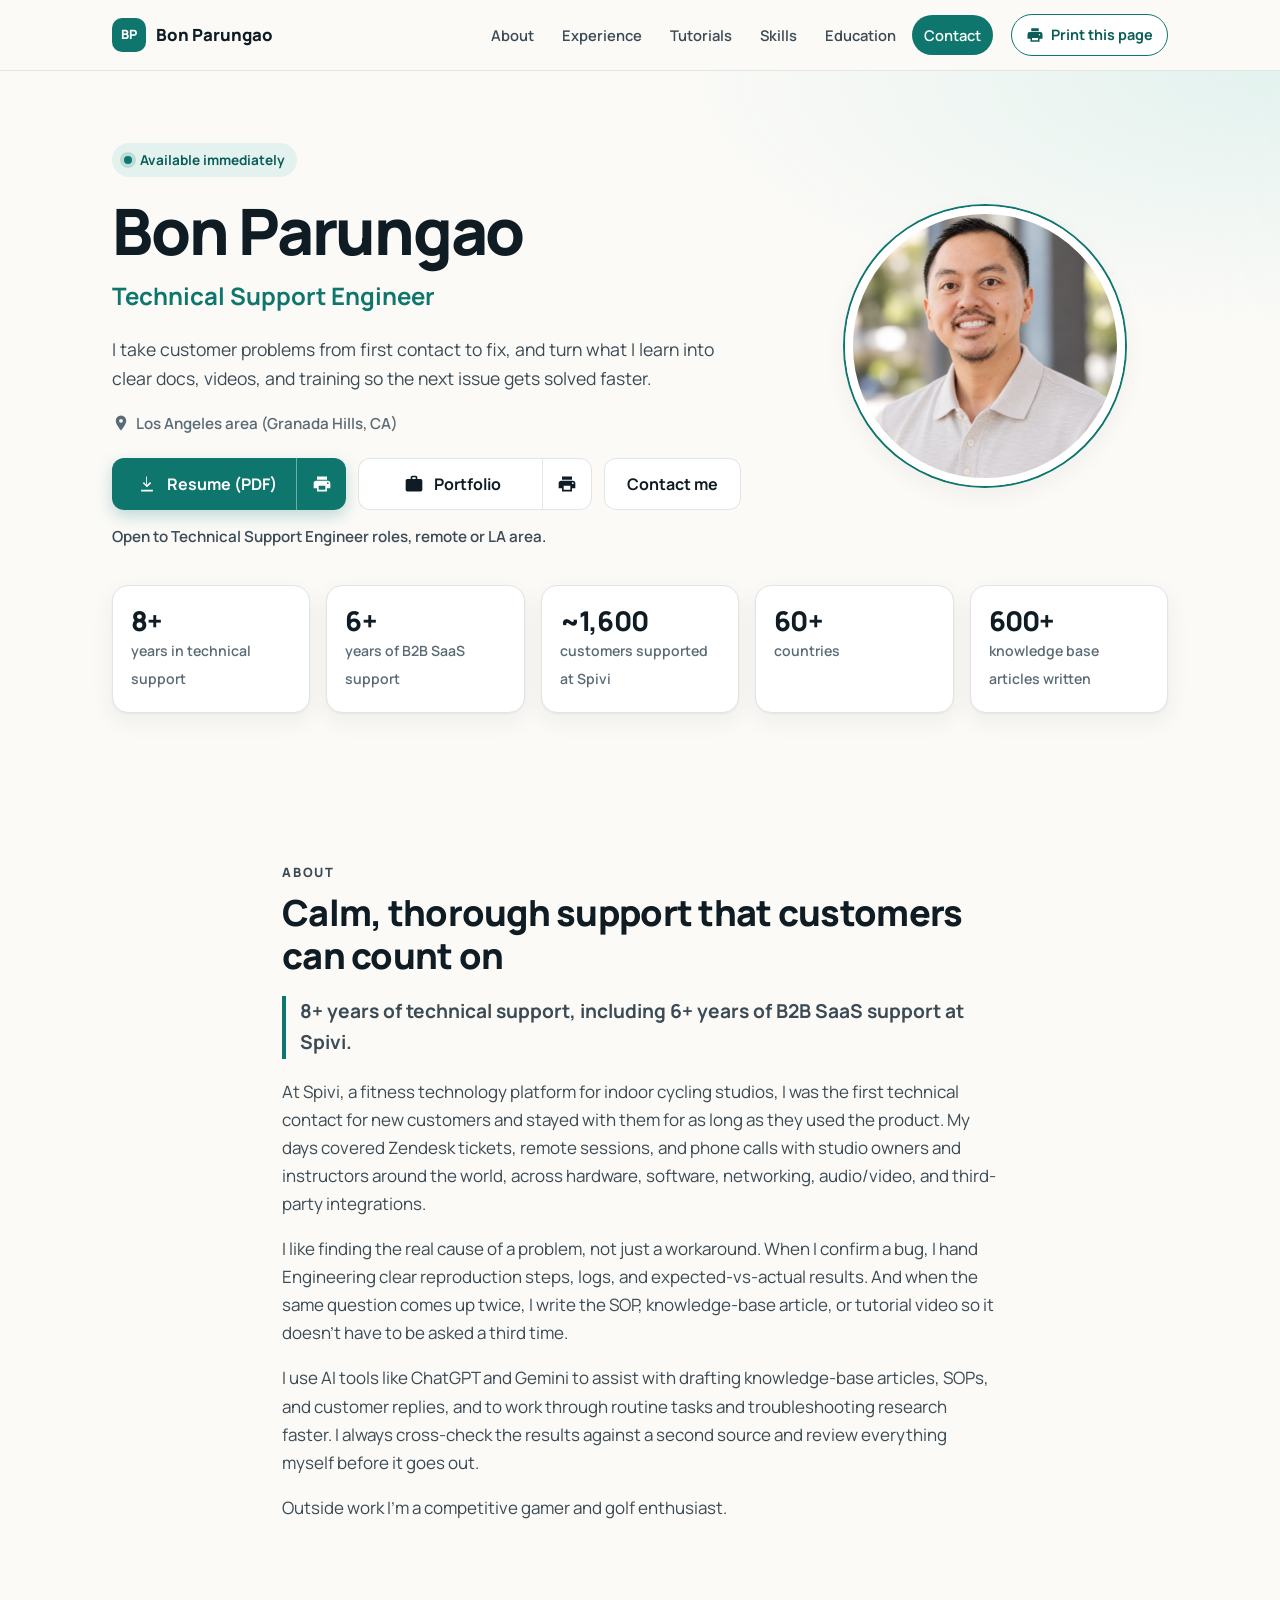
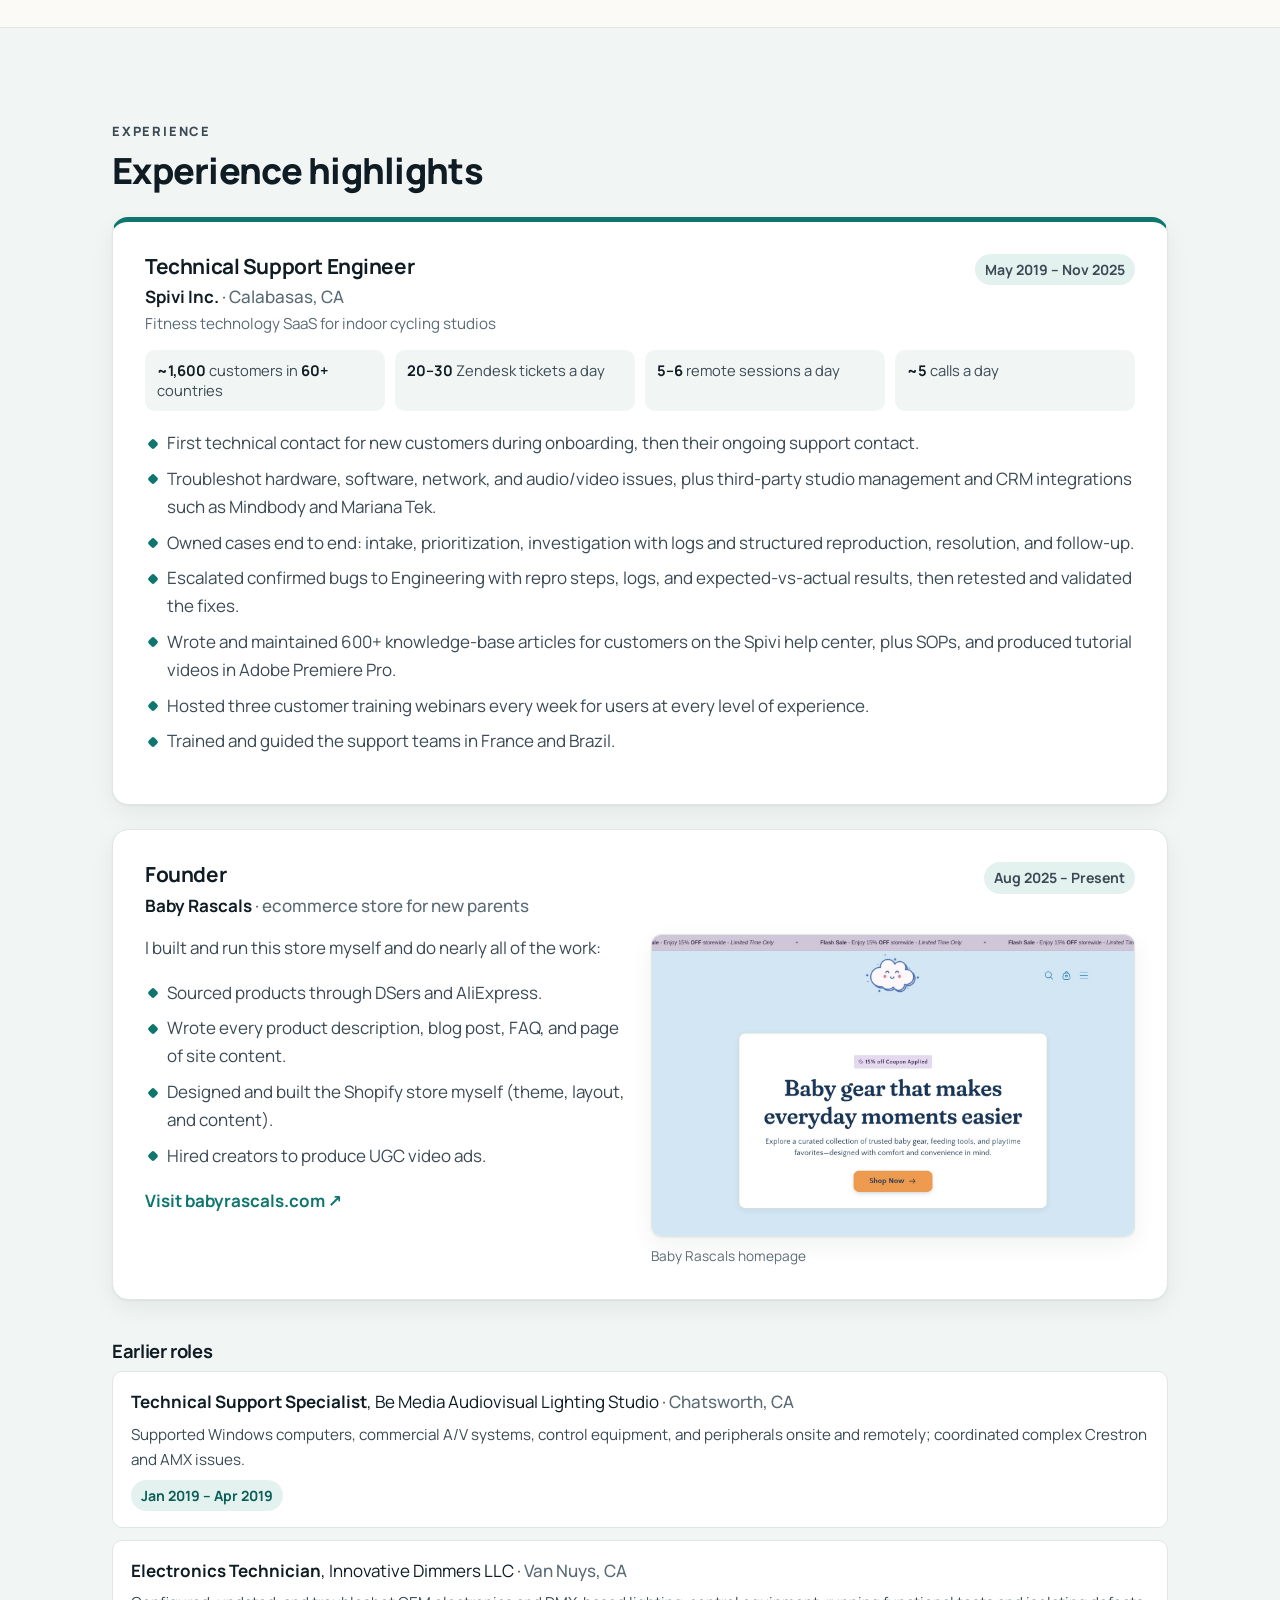
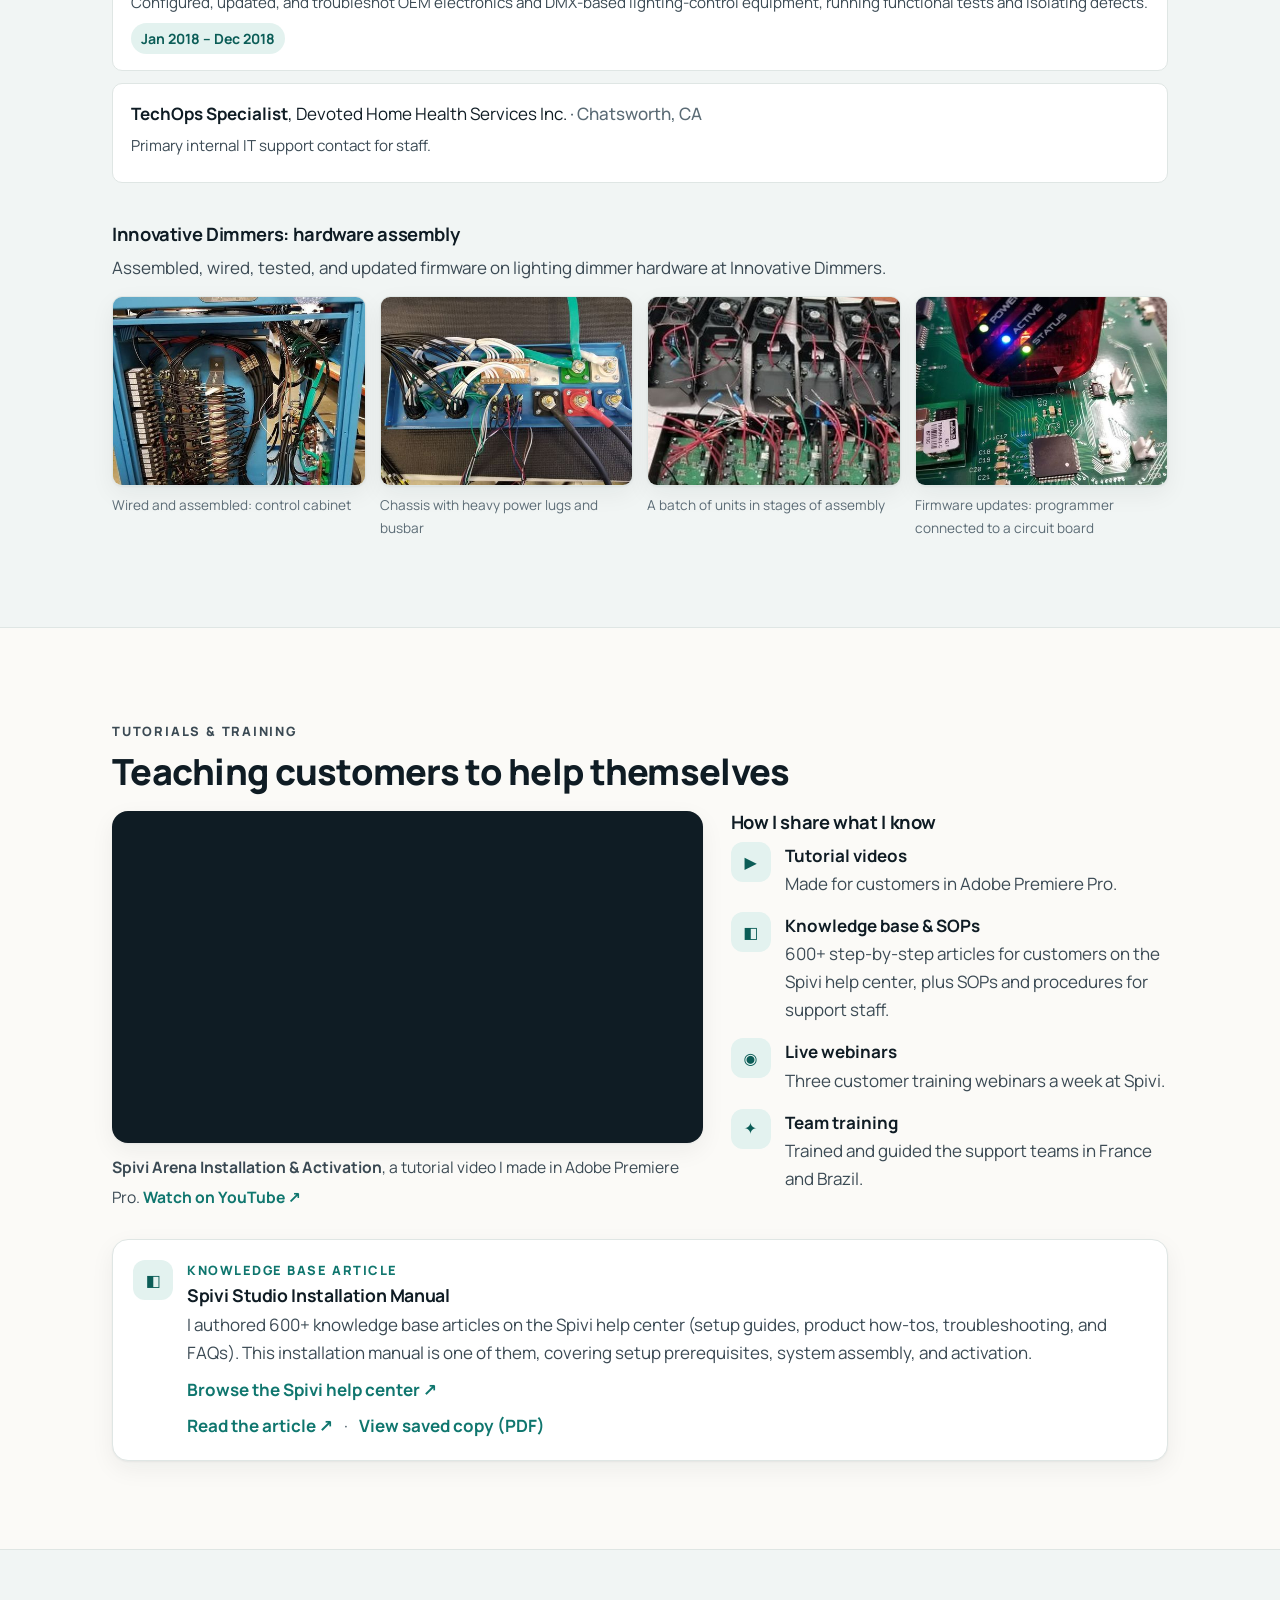
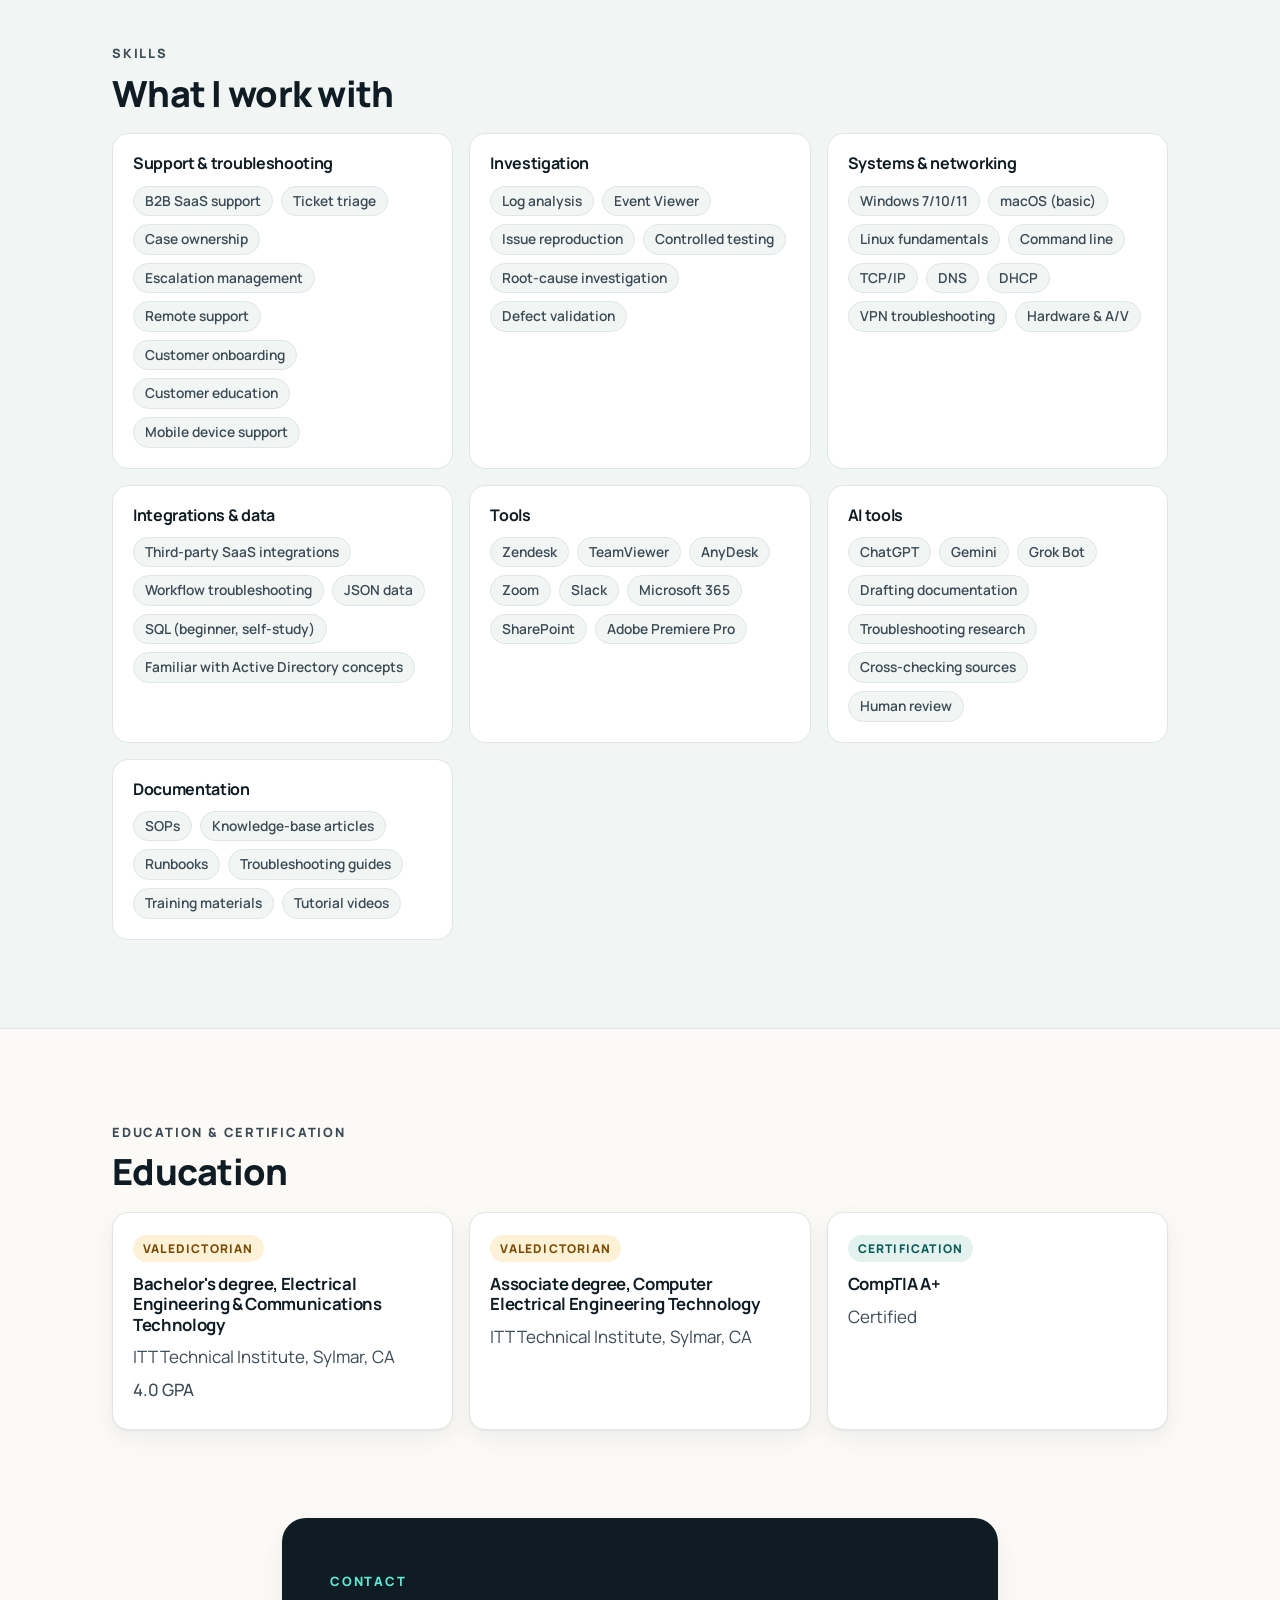
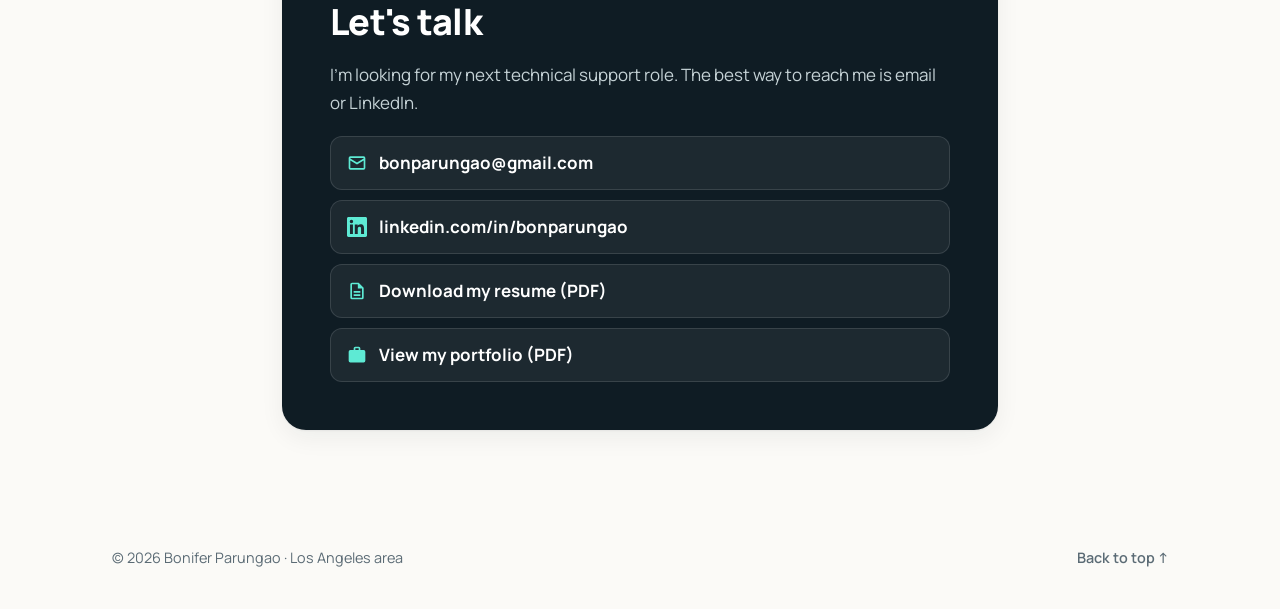
<file: index.html>
<!doctype html>
<html lang="en">
<head>
  <meta charset="utf-8">
  <meta name="viewport" content="width=device-width, initial-scale=1">
  <title>Bon Parungao | Technical Support Engineer</title>
  <meta name="description" content="Bon (Bonifer) Parungao, Technical Support Engineer in the Los Angeles area. 8+ years of technical support, including 6+ years of B2B SaaS support at Spivi.">
  <meta name="author" content="Bonifer Parungao">
  <meta name="theme-color" content="#0f766e">
  <link rel="canonical" href="https://bonparungao.com/">
  <link rel="icon" href="favicon.svg" type="image/svg+xml">

  <!-- Open Graph / social -->
  <meta property="og:type" content="website">
  <meta property="og:site_name" content="Bon Parungao">
  <meta property="og:title" content="Bon Parungao | Technical Support Engineer">
  <meta property="og:description" content="8+ years of technical support, including 6+ years of B2B SaaS support at Spivi. Based in the Los Angeles area.">
  <meta property="og:url" content="https://bonparungao.com/">
  <meta property="og:image" content="https://bonparungao.com/og-image.png">
  <meta property="og:image:width" content="1200">
  <meta property="og:image:height" content="630">
  <meta property="og:image:alt" content="Bon Parungao, Technical Support Engineer">
  <meta name="twitter:card" content="summary_large_image">
  <meta name="twitter:title" content="Bon Parungao | Technical Support Engineer">
  <meta name="twitter:description" content="8+ years of technical support, including 6+ years of B2B SaaS support at Spivi.">
  <meta name="twitter:image" content="https://bonparungao.com/og-image.png">

  <link rel="preconnect" href="https://fonts.googleapis.com">
  <link rel="preconnect" href="https://fonts.gstatic.com" crossorigin>
  <link href="https://fonts.googleapis.com/css2?family=Manrope:wght@400;500;600;700;800&display=swap" rel="stylesheet">
  <link rel="stylesheet" href="styles.css">

  <script type="application/ld+json">
  {
    "@context": "https://schema.org",
    "@type": "Person",
    "name": "Bonifer Parungao",
    "alternateName": "Bon Parungao",
    "jobTitle": "Technical Support Engineer",
    "url": "https://bonparungao.com/",
    "email": "mailto:bonparungao@gmail.com",
    "address": { "@type": "PostalAddress", "addressLocality": "Granada Hills", "addressRegion": "CA", "addressCountry": "US" },
    "sameAs": ["https://www.linkedin.com/in/bonparungao"]
  }
  </script>
</head>
<body>
  <a class="skip-link" href="#main">Skip to content</a>

  <header class="site-header">
    <div class="container header-inner">
      <div class="header-top">
        <a class="brand" href="#top" aria-label="Bon Parungao, back to top">
          <span class="brand-mark" aria-hidden="true">BP</span>
          <span class="brand-name">Bon Parungao</span>
        </a>
        <button type="button" class="print-btn" id="print-btn" aria-label="Print this page">
          <svg aria-hidden="true" viewBox="0 0 24 24" width="18" height="18"><path fill="currentColor" d="M7 3h10v4H7V3Zm-2 5h14a3 3 0 0 1 3 3v6h-4v4H6v-4H2v-6a3 3 0 0 1 3-3Zm3 8v3h8v-3H8Zm10-5.5a1 1 0 1 0 0 2 1 1 0 0 0 0-2Z"/></svg>
          <span>Print this page</span>
        </button>
      </div>
      <nav class="site-nav" aria-label="Primary">
        <a href="#about">About</a>
        <a href="#experience">Experience</a>
        <a href="#tutorials">Tutorials</a>
        <a href="#skills">Skills</a>
        <a href="#education">Education</a>
        <a href="#contact" class="nav-cta">Contact</a>
      </nav>
    </div>
  </header>

  <main id="main">
    <!-- HERO -->
    <section class="hero" id="top">
      <div class="container hero-grid">
        <div class="hero-copy">
          <p class="kicker"><span class="dot" aria-hidden="true"></span> Available immediately</p>
          <h1>Bon Parungao</h1>
          <p class="headline">Technical Support Engineer</p>
          <p class="pitch">I take customer problems from first contact to fix, and turn what I learn into clear docs, videos, and training so the next issue gets solved faster.</p>
          <p class="location">
            <svg aria-hidden="true" viewBox="0 0 24 24" width="18" height="18"><path fill="currentColor" d="M12 2a7 7 0 0 0-7 7c0 5.25 7 13 7 13s7-7.75 7-13a7 7 0 0 0-7-7Zm0 9.5A2.5 2.5 0 1 1 12 6.5a2.5 2.5 0 0 1 0 5Z"/></svg>
            Los Angeles area (Granada Hills, CA)
          </p>
          <div class="btn-row">
            <span class="btn-pair btn-pair-primary">
            <a class="btn btn-primary" href="Bonifer-Parungao-Resume.pdf" target="_blank" rel="noopener">
              <svg aria-hidden="true" viewBox="0 0 24 24" width="18" height="18"><path fill="currentColor" d="M12 3v10.17l3.59-3.58L17 11l-5 5-5-5 1.41-1.41L11 13.17V3h1ZM5 19h14v2H5z"/></svg>
              Resume (PDF)
            </a>
            <button type="button" class="btn-print" data-print="Bonifer-Parungao-Resume.pdf" aria-label="Print resume" title="Print resume"><svg aria-hidden="true" viewBox="0 0 24 24" width="20" height="20"><path fill="currentColor" d="M19 8H5a3 3 0 0 0-3 3v6h4v4h12v-4h4v-6a3 3 0 0 0-3-3Zm-3 11H8v-5h8v5Zm3-7a1 1 0 1 1 0-2 1 1 0 0 1 0 2ZM18 3H6v4h12V3Z"/></svg></button>
            </span>
            <span class="btn-pair btn-pair-secondary">
            <a class="btn btn-secondary" href="Bonifer-Parungao-Portfolio.pdf" target="_blank" rel="noopener">
              <svg aria-hidden="true" viewBox="0 0 24 24" width="18" height="18"><path fill="currentColor" d="M10 2h4a2 2 0 0 1 2 2v2h4a2 2 0 0 1 2 2v11a2 2 0 0 1-2 2H4a2 2 0 0 1-2-2V8a2 2 0 0 1 2-2h4V4a2 2 0 0 1 2-2Zm4 4V4h-4v2h4Z"/></svg>
              Portfolio
            </a>
            <button type="button" class="btn-print" data-print="Bonifer-Parungao-Portfolio.pdf" aria-label="Print portfolio" title="Print portfolio"><svg aria-hidden="true" viewBox="0 0 24 24" width="20" height="20"><path fill="currentColor" d="M19 8H5a3 3 0 0 0-3 3v6h4v4h12v-4h4v-6a3 3 0 0 0-3-3Zm-3 11H8v-5h8v5Zm3-7a1 1 0 1 1 0-2 1 1 0 0 1 0 2ZM18 3H6v4h12V3Z"/></svg></button>
            </span>
            <a class="btn btn-secondary" href="#contact">Contact me</a>
          </div>
          <p class="hero-note">Open to Technical Support Engineer roles, remote or LA area.</p>
        </div>
        <div class="hero-photo">
          <img src="bon-parungao.jpg" width="320" height="320" alt="Portrait of Bon Parungao" fetchpriority="high">
        </div>
      </div>

      <div class="container">
        <ul class="stats" aria-label="At a glance">
          <li><strong>8+</strong><span>years in technical support</span></li>
          <li><strong>6+</strong><span>years of B2B SaaS support</span></li>
          <li><strong>~1,600</strong><span>customers supported at Spivi</span></li>
          <li><strong>60+</strong><span>countries</span></li>
          <li><strong>600+</strong><span>knowledge base articles written</span></li>
        </ul>
      </div>
    </section>

    <!-- ABOUT -->
    <section class="section" id="about" aria-labelledby="about-title">
      <div class="container narrow">
        <p class="eyebrow">About</p>
        <h2 id="about-title">Calm, thorough support that customers can count on</h2>
        <p class="lead">8+ years of technical support, including 6+ years of B2B SaaS support at Spivi.</p>
        <p>At Spivi, a fitness technology platform for indoor cycling studios, I was the first technical contact for new customers and stayed with them for as long as they used the product. My days covered Zendesk tickets, remote sessions, and phone calls with studio owners and instructors around the world, across hardware, software, networking, audio/video, and third-party integrations.</p>
        <p>I like finding the real cause of a problem, not just a workaround. When I confirm a bug, I hand Engineering clear reproduction steps, logs, and expected-vs-actual results. And when the same question comes up twice, I write the SOP, knowledge-base article, or tutorial video so it doesn't have to be asked a third time.</p>
        <p>I use AI tools like ChatGPT and Gemini to assist with drafting knowledge-base articles, SOPs, and customer replies, and to work through routine tasks and troubleshooting research faster. I always cross-check the results against a second source and review everything myself before it goes out.</p>
        <p>Outside work I'm a competitive gamer and golf enthusiast.</p>
      </div>
    </section>

    <!-- EXPERIENCE -->
    <section class="section alt" id="experience" aria-labelledby="exp-title">
      <div class="container">
        <p class="eyebrow">Experience</p>
        <h2 id="exp-title">Experience highlights</h2>

        <article class="role role-featured">
          <header class="role-head">
            <div>
              <h3>Technical Support Engineer</h3>
              <p class="org">Spivi Inc. <span class="muted">· Calabasas, CA</span></p>
              <p class="org-desc">Fitness technology SaaS for indoor cycling studios</p>
            </div>
            <p class="dates">May 2019 – Nov 2025</p>
          </header>
          <ul class="facts" aria-label="Typical day at Spivi">
            <li><strong>~1,600</strong> customers in <strong>60+</strong> countries</li>
            <li><strong>20–30</strong> Zendesk tickets a day</li>
            <li><strong>5–6</strong> remote sessions a day</li>
            <li><strong>~5</strong> calls a day</li>
          </ul>
          <ul class="bullets">
            <li>First technical contact for new customers during onboarding, then their ongoing support contact.</li>
            <li>Troubleshot hardware, software, network, and audio/video issues, plus third-party studio management and CRM integrations such as Mindbody and Mariana Tek.</li>
            <li>Owned cases end to end: intake, prioritization, investigation with logs and structured reproduction, resolution, and follow-up.</li>
            <li>Escalated confirmed bugs to Engineering with repro steps, logs, and expected-vs-actual results, then retested and validated the fixes.</li>
            <li>Wrote and maintained 600+ knowledge-base articles for customers on the Spivi help center, plus SOPs, and produced tutorial videos in Adobe Premiere Pro.</li>
            <li>Hosted three customer training webinars every week for users at every level of experience.</li>
            <li>Trained and guided the support teams in France and Brazil.</li>
          </ul>
        </article>

        <article class="role">
          <header class="role-head">
            <div>
              <h3>Founder</h3>
              <p class="org">Baby Rascals <span class="muted">· ecommerce store for new parents</span></p>
            </div>
            <p class="dates">Aug 2025 – Present</p>
          </header>
          <div class="role-split">
            <div>
              <p>I built and run this store myself and do nearly all of the work:</p>
              <ul class="bullets">
                <li>Sourced products through DSers and AliExpress.</li>
                <li>Wrote every product description, blog post, FAQ, and page of site content.</li>
                <li>Designed and built the Shopify store myself (theme, layout, and content).</li>
                <li>Hired creators to produce UGC video ads.</li>
              </ul>
              <p><a class="text-link" href="https://babyrascals.com" target="_blank" rel="noopener">Visit babyrascals.com <span aria-hidden="true">↗</span></a></p>
            </div>
            <figure class="shot">
              <img src="baby-rascals-home.jpg" width="960" height="564" loading="lazy" alt="Screenshot of the Baby Rascals homepage">
              <figcaption>Baby Rascals homepage</figcaption>
            </figure>
          </div>
        </article>

        <h3 class="subhead">Earlier roles</h3>
        <ul class="earlier">
          <li>
            <div><strong>Technical Support Specialist</strong>, Be Media Audiovisual Lighting Studio <span class="muted">· Chatsworth, CA</span></div>
            <p>Supported Windows computers, commercial A/V systems, control equipment, and peripherals onsite and remotely; coordinated complex Crestron and AMX issues.</p>
            <span class="dates">Jan 2019 – Apr 2019</span>
          </li>
          <li>
            <div><strong>Electronics Technician</strong>, Innovative Dimmers LLC <span class="muted">· Van Nuys, CA</span></div>
            <p>Configured, updated, and troubleshot OEM electronics and DMX-based lighting-control equipment, running functional tests and isolating defects.</p>
            <span class="dates">Jan 2018 – Dec 2018</span>
          </li>
          <li>
            <div><strong>TechOps Specialist</strong>, Devoted Home Health Services Inc. <span class="muted">· Chatsworth, CA</span></div>
            <p>Primary internal IT support contact for staff.</p>
          </li>
        </ul>

        <h3 class="subhead">Innovative Dimmers: hardware assembly</h3>
        <p class="dim-intro">Assembled, wired, tested, and updated firmware on lighting dimmer hardware at Innovative Dimmers.</p>
        <div class="dim-grid">
          <figure class="shot"><img src="dimmers-cabinet.jpg" width="480" height="360" loading="lazy" alt="Open control cabinet with neat wiring"><figcaption>Wired and assembled: control cabinet</figcaption></figure>
          <figure class="shot"><img src="dimmers-chassis.jpg" width="480" height="360" loading="lazy" alt="Chassis with heavy power lugs and a busbar"><figcaption>Chassis with heavy power lugs and busbar</figcaption></figure>
          <figure class="shot"><img src="dimmers-batch.jpg" width="480" height="360" loading="lazy" alt="A batch of dimmer units in stages of assembly"><figcaption>A batch of units in stages of assembly</figcaption></figure>
          <figure class="shot"><img src="dimmers-pcb.jpg" width="480" height="360" loading="lazy" alt="Circuit board with a programmer connected"><figcaption>Firmware updates: programmer connected to a circuit board</figcaption></figure>
        </div>
      </div>
    </section>

    <!-- TUTORIALS -->
    <section class="section" id="tutorials" aria-labelledby="tut-title">
      <div class="container">
        <p class="eyebrow">Tutorials &amp; Training</p>
        <h2 id="tut-title">Teaching customers to help themselves</h2>
        <div class="tut-grid">
          <figure class="video">
            <div class="video-frame">
              <iframe
                src="https://www.youtube-nocookie.com/embed/iJ_jNaGRiXA"
                title="Spivi Arena Installation &amp; Activation (YouTube video)"
                loading="lazy"
                allow="accelerometer; autoplay; clipboard-write; encrypted-media; gyroscope; picture-in-picture; web-share"
                referrerpolicy="strict-origin-when-cross-origin"
                allowfullscreen></iframe>
            </div>
            <figcaption>
              <strong>Spivi Arena Installation &amp; Activation</strong>, a tutorial video I made in Adobe Premiere Pro.
              <a class="text-link screen-only" href="https://youtu.be/iJ_jNaGRiXA" target="_blank" rel="noopener">Watch on YouTube <span aria-hidden="true">↗</span></a>
              <span class="print-only video-url">Watch on YouTube: https://youtu.be/iJ_jNaGRiXA</span>
            </figcaption>
          </figure>
          <div class="tut-copy">
            <h3>How I share what I know</h3>
            <ul class="icon-list">
              <li><span class="ico" aria-hidden="true">▶</span><div><strong>Tutorial videos</strong><br>Made for customers in Adobe Premiere Pro.</div></li>
              <li><span class="ico" aria-hidden="true">◧</span><div><strong>Knowledge base &amp; SOPs</strong><br>600+ step-by-step articles for customers on the Spivi help center, plus SOPs and procedures for support staff.</div></li>
              <li><span class="ico" aria-hidden="true">◉</span><div><strong>Live webinars</strong><br>Three customer training webinars a week at Spivi.</div></li>
              <li><span class="ico" aria-hidden="true">✦</span><div><strong>Team training</strong><br>Trained and guided the support teams in France and Brazil.</div></li>
            </ul>
          </div>
          <article class="kb-card">
            <span class="ico" aria-hidden="true">◧</span>
            <div>
              <p class="kb-label">Knowledge Base article</p>
              <h3>Spivi Studio Installation Manual</h3>
              <p>I authored 600+ knowledge base articles on the Spivi help center (setup guides, product how-tos, troubleshooting, and FAQs). This installation manual is one of them, covering setup prerequisites, system assembly, and activation.</p>
              <p><a class="text-link" href="https://support.spivi.com/hc/en-us" target="_blank" rel="noopener">Browse the Spivi help center <span aria-hidden="true">↗</span></a></p>
              <a class="text-link" href="https://support.spivi.com/hc/en-us/articles/11839436970652-Spivi-Studio-Installation-Manual" target="_blank" rel="noopener">Read the article <span aria-hidden="true">↗</span></a>
              <span class="kb-sep screen-only" aria-hidden="true">·</span>
              <a class="text-link screen-only" href="Spivi-Studio-Installation-Manual.pdf" target="_blank" rel="noopener">View saved copy (PDF)</a>
            </div>
          </article>
        </div>
      </div>
    </section>

    <!-- SKILLS -->
    <section class="section alt" id="skills" aria-labelledby="skills-title">
      <div class="container">
        <p class="eyebrow">Skills</p>
        <h2 id="skills-title">What I work with</h2>
        <div class="skill-grid">
          <div class="skill-card">
            <h3>Support &amp; troubleshooting</h3>
            <ul class="chips">
              <li>B2B SaaS support</li><li>Ticket triage</li><li>Case ownership</li><li>Escalation management</li><li>Remote support</li><li>Customer onboarding</li><li>Customer education</li><li>Mobile device support</li>
            </ul>
          </div>
          <div class="skill-card">
            <h3>Investigation</h3>
            <ul class="chips">
              <li>Log analysis</li><li>Event Viewer</li><li>Issue reproduction</li><li>Controlled testing</li><li>Root-cause investigation</li><li>Defect validation</li>
            </ul>
          </div>
          <div class="skill-card">
            <h3>Systems &amp; networking</h3>
            <ul class="chips">
              <li>Windows 7/10/11</li><li>macOS (basic)</li><li>Linux fundamentals</li><li>Command line</li><li>TCP/IP</li><li>DNS</li><li>DHCP</li><li>VPN troubleshooting</li><li>Hardware &amp; A/V</li>
            </ul>
          </div>
          <div class="skill-card">
            <h3>Integrations &amp; data</h3>
            <ul class="chips">
              <li>Third-party SaaS integrations</li><li>Workflow troubleshooting</li><li>JSON data</li><li>SQL (beginner, self-study)</li><li>Familiar with Active Directory concepts</li>
            </ul>
          </div>
          <div class="skill-card">
            <h3>Tools</h3>
            <ul class="chips">
              <li>Zendesk</li><li>TeamViewer</li><li>AnyDesk</li><li>Zoom</li><li>Slack</li><li>Microsoft 365</li><li>SharePoint</li><li>Adobe Premiere Pro</li>
            </ul>
          </div>
          <div class="skill-card">
            <h3>AI tools</h3>
            <ul class="chips">
              <li>ChatGPT</li><li>Gemini</li><li>Grok Bot</li><li>Drafting documentation</li><li>Troubleshooting research</li><li>Cross-checking sources</li><li>Human review</li>
            </ul>
          </div>
          <div class="skill-card">
            <h3>Documentation</h3>
            <ul class="chips">
              <li>SOPs</li><li>Knowledge-base articles</li><li>Runbooks</li><li>Troubleshooting guides</li><li>Training materials</li><li>Tutorial videos</li>
            </ul>
          </div>
        </div>
      </div>
    </section>

    <!-- EDUCATION -->
    <section class="section" id="education" aria-labelledby="edu-title">
      <div class="container">
        <p class="eyebrow">Education &amp; Certification</p>
        <h2 id="edu-title">Education</h2>
        <div class="edu-grid">
          <div class="edu-card">
            <p class="edu-badge">Valedictorian</p>
            <h3>Bachelor's degree, Electrical Engineering &amp; Communications Technology</h3>
            <p>ITT Technical Institute, Sylmar, CA</p>
            <p class="muted">4.0 GPA</p>
          </div>
          <div class="edu-card">
            <p class="edu-badge">Valedictorian</p>
            <h3>Associate degree, Computer Electrical Engineering Technology</h3>
            <p>ITT Technical Institute, Sylmar, CA</p>
          </div>
          <div class="edu-card">
            <p class="edu-badge cert">Certification</p>
            <h3>CompTIA A+</h3>
            <p>Certified</p>
          </div>
        </div>
      </div>
    </section>

    <!-- CONTACT -->
    <section class="section contact" id="contact" aria-labelledby="contact-title">
      <div class="container narrow">
        <div class="contact-card">
          <p class="eyebrow">Contact</p>
          <h2 id="contact-title">Let's talk</h2>
          <p>I'm looking for my next technical support role. The best way to reach me is email or LinkedIn.</p>
          <ul class="contact-list">
            <li>
              <a href="mailto:bonparungao@gmail.com">
                <svg aria-hidden="true" viewBox="0 0 24 24" width="20" height="20"><path fill="currentColor" d="M4 4h16a2 2 0 0 1 2 2v12a2 2 0 0 1-2 2H4a2 2 0 0 1-2-2V6a2 2 0 0 1 2-2Zm0 2v.51l8 5 8-5V6H4Zm16 2.87-8 5-8-5V18h16V8.87Z"/></svg>
                bonparungao@gmail.com
              </a>
            </li>
            <li>
              <a href="https://www.linkedin.com/in/bonparungao" target="_blank" rel="noopener">
                <svg aria-hidden="true" viewBox="0 0 24 24" width="20" height="20"><path fill="currentColor" d="M20.45 20.45h-3.56v-5.57c0-1.33-.02-3.04-1.85-3.04-1.85 0-2.14 1.45-2.14 2.94v5.67H9.35V9h3.41v1.56h.05c.48-.9 1.64-1.85 3.37-1.85 3.6 0 4.27 2.37 4.27 5.46v6.28ZM5.34 7.43a2.06 2.06 0 1 1 0-4.13 2.06 2.06 0 0 1 0 4.13ZM7.12 20.45H3.56V9h3.56v11.45ZM22.22 0H1.77C.79 0 0 .77 0 1.73v20.54C0 23.23.79 24 1.77 24h20.45c.98 0 1.78-.77 1.78-1.73V1.73C24 .77 23.2 0 22.22 0Z"/></svg>
                linkedin.com/in/bonparungao
              </a>
            </li>
            <li>
              <a href="Bonifer-Parungao-Resume.pdf" target="_blank" rel="noopener">
                <svg aria-hidden="true" viewBox="0 0 24 24" width="20" height="20"><path fill="currentColor" d="M14 2H6a2 2 0 0 0-2 2v16a2 2 0 0 0 2 2h12a2 2 0 0 0 2-2V8l-6-6Zm4 18H6V4h7v5h5v11ZM8 12h8v2H8v-2Zm0 4h8v2H8v-2Z"/></svg>
                Download my resume (PDF)
              </a>
            </li>
            <li>
              <a href="Bonifer-Parungao-Portfolio.pdf" target="_blank" rel="noopener">
                <svg aria-hidden="true" viewBox="0 0 24 24" width="20" height="20"><path fill="currentColor" d="M10 2h4a2 2 0 0 1 2 2v2h4a2 2 0 0 1 2 2v11a2 2 0 0 1-2 2H4a2 2 0 0 1-2-2V8a2 2 0 0 1 2-2h4V4a2 2 0 0 1 2-2Zm4 4V4h-4v2h4Z"/></svg>
                View my portfolio (PDF)
              </a>
            </li>
          </ul>
        </div>
      </div>
    </section>
  </main>

  <footer class="site-footer">
    <div class="container">
      <p>© <span id="year">2026</span> Bonifer Parungao · Los Angeles area<span class="print-only"> · bonparungao.com</span></p>
      <p><a href="#top">Back to top ↑</a></p>
    </div>
  </footer>
  <script>
    document.getElementById('year').textContent = new Date().getFullYear();
    document.getElementById('print-btn').addEventListener('click', function () { window.print(); });

  (function () {
    var PDFJS = 'https://cdnjs.cloudflare.com/ajax/libs/pdf.js/3.11.174/pdf.min.js';
    var WORKER = 'https://cdnjs.cloudflare.com/ajax/libs/pdf.js/3.11.174/pdf.worker.min.js';
    var busy = false, libPromise = null;
    function loadLib() {
      if (window.pdfjsLib) return Promise.resolve(window.pdfjsLib);
      if (!libPromise) libPromise = new Promise(function (res, rej) {
        var s = document.createElement('script');
        s.src = PDFJS; s.onload = function () { window.pdfjsLib.GlobalWorkerOptions.workerSrc = WORKER; res(window.pdfjsLib); };
        s.onerror = function () { libPromise = null; rej(new Error('lib')); };
        document.head.appendChild(s);
      });
      return libPromise;
    }
    function cleanup(box, style) {
      document.body.classList.remove('printing-doc');
      if (box.parentNode) box.parentNode.removeChild(box);
      if (style.parentNode) style.parentNode.removeChild(style);
    }
    function printDoc(url, btn) {
      if (busy) return;
      busy = true; btn.classList.add('is-busy');
      loadLib().then(function (lib) {
        return lib.getDocument(url).promise;
      }).then(function (pdf) {
        var box = document.createElement('div'); box.id = 'doc-print';
        var style = document.createElement('style');
        var jobs = [], first = null;
        for (var i = 1; i <= pdf.numPages; i++) (function (n) {
          jobs.push(pdf.getPage(n).then(function (page) {
            if (!first) first = page.getViewport({ scale: 1 });
            var vp = page.getViewport({ scale: 2 });
            var c = document.createElement('canvas'); c.width = vp.width; c.height = vp.height;
            return page.render({ canvasContext: c.getContext('2d'), viewport: vp }).promise.then(function () { return { n: n, c: c }; });
          }));
        })(i);
        return Promise.all(jobs).then(function (pages) {
          pages.sort(function (x, y) { return x.n - y.n; });
          var isTouch = window.matchMedia('(pointer:coarse)').matches || /iPhone|iPad|Android/i.test(navigator.userAgent); pages.forEach(function (p) { var src = p.c; var rot = isTouch && src.width > src.height; if (rot) { var r = document.createElement('canvas'); r.width = src.height; r.height = src.width; var rc = r.getContext('2d'); rc.fillStyle = '#fff'; rc.fillRect(0, 0, r.width, r.height); rc.translate(r.width, 0); rc.rotate(Math.PI / 2); rc.drawImage(src, 0, 0); src = r; } p.rot = rot; var img = document.createElement('img'); img.src = src.toDataURL('image/jpeg', 0.92); img.alt = ''; var w = document.createElement('div'); w.className = 'doc-page ' + (p.rot ? 'rot' : (first.width > first.height ? 'wide' : 'tall')); w.style.setProperty('--ar', (first.height / first.width).toFixed(4)); w.appendChild(img); box.appendChild(w); });
          var touch = window.matchMedia('(pointer:coarse)').matches || /iPhone|iPad|Android/i.test(navigator.userAgent); document.body.classList.toggle('print-touch', touch); style.textContent = touch ? '@page{margin:0}' : '@page{size:' + (first.width > first.height ? 'letter landscape' : 'letter portrait') + ';margin:0}';
          document.head.appendChild(style); document.body.appendChild(box);
          document.body.classList.add('printing-doc');
          var imgs = box.querySelectorAll('img');
          return Promise.all(Array.prototype.map.call(imgs, function (im) { return im.decode ? im.decode().catch(function () {}) : null; })).then(function () {
            window.addEventListener('afterprint', function h() { window.removeEventListener('afterprint', h); cleanup(box, style); });
            window.print();
          });
        });
      }).catch(function () {
        window.open(url, '_blank', 'noopener');
      }).then(function () { busy = false; btn.classList.remove('is-busy'); });
    }
    window.__printDoc = printDoc;
    document.querySelectorAll('[data-print]').forEach(function (b) {
      b.addEventListener('click', function () { printDoc(b.getAttribute('data-print'), b); });
    });
  })();
  </script>
</body>
</html>
</file>
<file: styles.css>
/* Bon Parungao: portfolio styles. Mobile-first, no build step. */
:root{
  --bg:#fbfaf7;
  --surface:#ffffff;
  --surface-alt:#f1f5f4;
  --ink:#0f1c24;
  --ink-2:#3b4a54;
  --muted:#5b6b75;
  --line:#dfe6e4;
  --accent:#0f766e;       /* teal: 5.4:1 on white */
  --accent-strong:#0b5d57;
  --accent-soft:#e3f2ef;
  --radius:16px;
  --radius-sm:10px;
  --shadow:0 1px 2px rgba(15,28,36,.05),0 8px 24px rgba(15,28,36,.06);
  --font:"Manrope",system-ui,-apple-system,"Segoe UI",Roboto,Helvetica,Arial,sans-serif;
  --header-h:112px;
}
@media (min-width:760px){:root{--header-h:68px}}

*,*::before,*::after{box-sizing:border-box}
html{-webkit-text-size-adjust:100%;scroll-behavior:smooth;scroll-padding-top:calc(var(--header-h) + 8px)}
@media (prefers-reduced-motion:reduce){html{scroll-behavior:auto}*{transition:none!important}}
body{margin:0;background:var(--bg);color:var(--ink);font-family:var(--font);font-size:17px;line-height:1.65;text-rendering:optimizeLegibility}
img{max-width:100%;height:auto;display:block}
a{color:var(--accent);text-underline-offset:3px}
a:hover{color:var(--accent-strong)}
:focus-visible{outline:3px solid var(--accent);outline-offset:3px;border-radius:6px}
h1,h2,h3{line-height:1.2;margin:0 0 .5em;letter-spacing:-.02em}
h2{font-size:clamp(1.6rem,4.5vw,2.25rem);font-weight:800}
h3{font-size:1.15rem;font-weight:700}
p{margin:0 0 1em}
ul{margin:0;padding:0}
.muted{color:var(--muted);font-weight:500}

.container{width:100%;max-width:1120px;margin:0 auto;padding:0 20px}
.container.narrow{max-width:780px}
@media (min-width:760px){.container{padding:0 32px}}

.skip-link{position:absolute;left:-999px;top:8px;background:var(--ink);color:#fff;padding:8px 14px;border-radius:8px;z-index:100}
.skip-link:focus{left:8px}

/* Header */
.site-header{position:sticky;top:0;z-index:50;background:rgba(251,250,247,.9);backdrop-filter:saturate(1.4) blur(10px);-webkit-backdrop-filter:saturate(1.4) blur(10px);border-bottom:1px solid var(--line)}
.header-inner{display:flex;flex-direction:column;gap:6px;padding-top:12px;padding-bottom:8px}
.header-top{display:flex;align-items:center;justify-content:space-between;gap:12px}
.print-btn{display:inline-flex;align-items:center;gap:7px;min-height:40px;padding:8px 14px;border-radius:999px;border:1.5px solid var(--accent);background:var(--surface);color:var(--accent-strong);font:inherit;font-size:.9rem;font-weight:700;cursor:pointer;white-space:nowrap}
.print-btn:hover{background:var(--accent-soft)}
.print-only{display:none}
.btn-pair{display:inline-flex;align-items:stretch;flex-wrap:nowrap;border-radius:12px}
.btn-pair .btn{border-radius:12px 0 0 12px;transform:none}
.btn-print{display:inline-flex;align-items:center;justify-content:center;flex:0 0 auto;width:50px;min-height:48px;padding:0;border:0;border-radius:0 12px 12px 0;cursor:pointer;font:inherit}
.btn-pair-primary{box-shadow:0 6px 16px rgba(15,118,110,.25)}
.btn-pair-primary .btn-primary{box-shadow:none}
.btn-pair-primary .btn-print{background:var(--accent);color:#fff;border-left:1px solid rgba(255,255,255,.4)}
.btn-pair-primary .btn-print:hover{background:var(--accent-strong)}
.btn-pair-secondary .btn-secondary{border-right:0}
.btn-pair-secondary .btn-print{background:var(--surface);color:var(--ink);border:1.5px solid var(--line);border-left:1px solid var(--line)}
.btn-pair-secondary:hover .btn-print,.btn-pair-secondary .btn-print:hover{border-color:var(--accent);color:var(--accent-strong)}
.brand{display:inline-flex;align-items:center;gap:10px;text-decoration:none;color:var(--ink);font-weight:800;font-size:1.05rem}
.brand-mark{display:inline-grid;place-items:center;width:34px;height:34px;border-radius:10px;background:var(--accent);color:#fff;font-size:.8rem;letter-spacing:.02em}
.site-nav{display:flex;gap:4px;overflow-x:auto;scrollbar-width:none;margin:0 -20px;padding:2px 20px 4px;-webkit-overflow-scrolling:touch}
.site-nav::-webkit-scrollbar{display:none}
.site-nav a{flex:0 0 auto;padding:8px 12px;border-radius:999px;color:var(--ink-2);text-decoration:none;font-weight:600;font-size:.92rem}
.site-nav a:hover{background:var(--accent-soft);color:var(--accent-strong)}
.site-nav a.nav-cta{background:var(--accent);color:#fff}
.site-nav a.nav-cta:hover{background:var(--accent-strong);color:#fff}
@media (min-width:760px){
  .header-inner{flex-direction:row;align-items:center;justify-content:space-between;padding-top:14px;padding-bottom:14px}
  .site-nav{margin:0 0 0 auto;padding:0;overflow:visible}
  .header-top{display:contents}
  .print-btn{order:3;margin-left:12px}
}
@media (min-width:760px) and (max-width:1099px){.site-nav a{padding:8px 9px;font-size:.88rem}.print-btn{font-size:0;gap:0;padding:0;width:40px;justify-content:center;margin-left:8px}.print-btn svg{width:18px;height:18px}.nav-cta{white-space:nowrap}}

/* Hero */
.hero{padding:36px 0 40px;background:
  radial-gradient(1000px 420px at 100% 0%,var(--accent-soft),transparent 60%),var(--bg)}
.hero-grid{display:grid;gap:28px;align-items:center}
.hero-photo{order:-1}
.hero-photo img{width:132px;height:132px;border-radius:50%;object-fit:cover;border:4px solid #fff;box-shadow:0 0 0 2px var(--accent),var(--shadow)}
.kicker{display:inline-flex;align-items:center;gap:8px;font-size:.85rem;font-weight:700;color:var(--accent-strong);background:var(--accent-soft);padding:6px 12px;border-radius:999px;margin-bottom:16px}
.kicker .dot{width:8px;height:8px;border-radius:50%;background:var(--accent);box-shadow:0 0 0 4px rgba(15,118,110,.18)}
.hero h1{font-size:clamp(2.4rem,9vw,4rem);font-weight:800;letter-spacing:-.035em;margin-bottom:.1em}
.headline{font-size:clamp(1.15rem,3.6vw,1.5rem);font-weight:700;color:var(--accent);margin-bottom:.8em}
.pitch{font-size:1.1rem;color:var(--ink-2);max-width:36em}
.location{display:flex;align-items:center;gap:6px;color:var(--muted);font-weight:600;font-size:.95rem}
.hero-note{margin:14px 0 0;font-size:.95rem;font-weight:600;color:var(--ink-2)}
.btn-row{display:flex;flex-wrap:wrap;gap:12px;margin-top:22px}
.btn{display:inline-flex;align-items:center;justify-content:center;gap:8px;min-height:48px;padding:12px 22px;border-radius:12px;font-weight:700;text-decoration:none;font-size:1rem;transition:transform .15s ease,background-color .15s ease,box-shadow .15s ease}
.btn:hover{transform:translateY(-1px)}
.btn-primary{background:var(--accent);color:#fff;box-shadow:0 6px 16px rgba(15,118,110,.25)}
.btn-primary:hover{background:var(--accent-strong);color:#fff}
.btn-secondary{background:var(--surface);color:var(--ink);border:1.5px solid var(--line)}
.btn-secondary:hover{border-color:var(--accent);color:var(--accent-strong)}
@media (max-width:420px){.btn{flex:1 1 100%}}
@media (min-width:860px){
  .hero{padding:72px 0 56px}
  .hero-grid{grid-template-columns:1.4fr .8fr;gap:48px}
  .hero-photo{order:0;justify-self:center}
  .hero-photo img{width:280px;height:280px;border-width:8px}
}

.stats{list-style:none;display:grid;grid-template-columns:repeat(2,1fr);gap:12px;margin-top:36px}
.stats li{background:var(--surface);border:1px solid var(--line);border-radius:var(--radius);padding:16px;box-shadow:var(--shadow)}
.stats strong{display:block;font-size:1.7rem;font-weight:800;color:var(--ink);letter-spacing:-.03em;line-height:1.1}
.stats span{font-size:.88rem;color:var(--muted);font-weight:600}
.stats li:last-child{grid-column:1/-1}
@media (min-width:760px){.stats{grid-template-columns:repeat(6,1fr);gap:16px}.stats li{grid-column:span 2;padding:20px 22px}.stats li:nth-child(n+4){grid-column:span 3}}
@media (min-width:1000px){.stats{grid-template-columns:repeat(5,1fr)}.stats li,.stats li:nth-child(n+4){grid-column:auto;padding:20px 18px}}

/* Sections */
.section{padding:56px 0}
.section.alt{background:var(--surface-alt);border-top:1px solid var(--line);border-bottom:1px solid var(--line)}
@media (min-width:760px){.section{padding:88px 0}}
.eyebrow{display:inline-block;font-size:.8rem;font-weight:800;text-transform:uppercase;letter-spacing:.14em;color:var(--accent);margin-bottom:.6em}
.eyebrow.inline{margin:0 .6em 0 0}
.lead{font-size:1.2rem;font-weight:700;color:var(--ink);border-left:4px solid var(--accent);padding-left:14px}
.section p{color:var(--ink-2)}

/* Roles */
.role{background:var(--surface);border:1px solid var(--line);border-radius:var(--radius);padding:22px;margin-top:24px;box-shadow:var(--shadow)}
.role-featured{border-top:5px solid var(--accent)}
@media (min-width:760px){.role{padding:32px}}
.role-head{display:flex;flex-direction:column;gap:4px;margin-bottom:14px}
@media (min-width:760px){.role-head{flex-direction:row;justify-content:space-between;align-items:flex-start}}
.role-head h3{font-size:1.3rem;margin-bottom:.2em}
.org{font-weight:700;color:var(--ink)!important;margin:0}
.org-desc{margin:0;color:var(--muted)!important;font-size:.95rem}
.dates{font-size:.88rem;font-weight:700;color:var(--accent-strong);background:var(--accent-soft);padding:4px 10px;border-radius:999px;white-space:nowrap;align-self:flex-start;margin:0}
.facts{list-style:none;display:grid;grid-template-columns:repeat(2,1fr);gap:10px;margin:6px 0 18px}
.facts li{background:var(--surface-alt);border-radius:var(--radius-sm);padding:10px 12px;font-size:.92rem;color:var(--ink-2);line-height:1.4}
.facts strong{color:var(--ink)}
@media (min-width:760px){.facts{grid-template-columns:repeat(4,1fr)}}
.bullets{list-style:none;margin-bottom:1em}
.bullets li{position:relative;padding-left:22px;margin:.45em 0;color:var(--ink-2)}
.bullets li::before{content:"";position:absolute;left:4px;top:.62em;width:8px;height:8px;border-radius:2px;background:var(--accent);transform:rotate(45deg)}
.role-split{display:grid;gap:22px}
@media (min-width:860px){.role-split{grid-template-columns:1fr 1fr;align-items:start}}
.shot{margin:0}
.shot img{border-radius:var(--radius-sm);border:1px solid var(--line);box-shadow:var(--shadow)}
.shot figcaption{font-size:.85rem;color:var(--muted);margin-top:8px}
.text-link{font-weight:700;text-decoration:none}
.text-link:hover{text-decoration:underline}

.subhead{margin-top:40px;font-size:1.15rem}
.earlier{list-style:none;display:grid;gap:12px}
.earlier li{background:var(--surface);border:1px solid var(--line);border-radius:var(--radius-sm);padding:16px 18px}
.earlier p{margin:.35em 0 .5em;font-size:.95rem}
.earlier .dates{display:inline-block}

/* Tutorials */
.tut-grid{display:grid;gap:28px;margin-top:12px}
@media (min-width:900px){.tut-grid{grid-template-columns:1.35fr 1fr;align-items:start}}
.video{margin:0}
.video-frame{position:relative;width:100%;aspect-ratio:16/9;border-radius:var(--radius);overflow:hidden;background:#0f1c24;box-shadow:var(--shadow)}
.video-frame iframe{position:absolute;inset:0;width:100%;height:100%;border:0}
@supports not (aspect-ratio:16/9){.video-frame{height:0;padding-top:56.25%}}
.video figcaption{margin-top:12px;color:var(--ink-2);font-size:.98rem}
.video figcaption .text-link{display:inline-block;margin-top:4px}
.kb-card{display:flex;gap:14px;align-items:flex-start;background:var(--surface);border:1px solid var(--line);border-radius:var(--radius);padding:20px;box-shadow:var(--shadow)}
@media (min-width:900px){.kb-card{grid-column:1/-1}}
.kb-card h3{font-size:1.1rem;margin-bottom:.3em}
.kb-card p{margin:0 0 .5em}
.kb-card .kb-label{font-size:.8rem;font-weight:800;text-transform:uppercase;letter-spacing:.12em;color:var(--accent);margin:0 0 .3em}
.kb-card .text-link{overflow-wrap:anywhere}
.kb-sep{margin:0 8px;color:var(--muted)}
.icon-list{list-style:none;display:grid;gap:14px}
.icon-list li{display:flex;gap:14px;align-items:flex-start;color:var(--ink-2)}
.icon-list strong{color:var(--ink)}
.ico{flex:0 0 40px;height:40px;border-radius:12px;display:grid;place-items:center;background:var(--accent-soft);color:var(--accent-strong);font-size:1rem}

/* Skills */
.skill-grid{display:grid;gap:16px;margin-top:12px}
@media (min-width:640px){.skill-grid{grid-template-columns:repeat(2,1fr)}}
@media (min-width:1000px){.skill-grid{grid-template-columns:repeat(3,1fr)}}
.skill-card{background:var(--surface);border:1px solid var(--line);border-radius:var(--radius);padding:20px}
.skill-card h3{font-size:1rem;margin-bottom:12px}
.chips{list-style:none;display:flex;flex-wrap:wrap;gap:8px}
.chips li{font-size:.86rem;font-weight:600;color:var(--ink-2);background:var(--surface-alt);border:1px solid var(--line);padding:5px 11px;border-radius:999px;line-height:1.35}

/* Education */
.edu-grid{display:grid;gap:16px;margin-top:12px}
@media (min-width:760px){.edu-grid{grid-template-columns:repeat(3,1fr)}}
.edu-card{background:var(--surface);border:1px solid var(--line);border-radius:var(--radius);padding:20px;box-shadow:var(--shadow)}
.edu-card h3{font-size:1.05rem}
.edu-card p{margin:0 0 .3em}
.edu-badge{display:inline-block;font-size:.75rem;font-weight:800;text-transform:uppercase;letter-spacing:.1em;color:#7a4b00!important;background:#fdf1d8;padding:4px 10px;border-radius:999px;margin-bottom:12px!important}
.edu-badge.cert{color:var(--accent-strong)!important;background:var(--accent-soft)}
.outside{margin-top:32px;padding-top:20px;border-top:1px dashed var(--line);font-size:.98rem}

/* Contact */
.contact{padding-top:0}
.contact-card{background:var(--ink);color:#e7eef0;border-radius:24px;padding:32px 22px;box-shadow:var(--shadow)}
@media (min-width:760px){.contact-card{padding:48px}}
.contact-card h2{color:#fff}
.contact-card p{color:#c5d2d6}
.contact-card .eyebrow{color:#5eead4}
.contact-list{list-style:none;display:grid;gap:10px;margin-top:18px}
.contact-list a{display:flex;align-items:center;gap:12px;min-height:52px;padding:12px 16px;border-radius:12px;background:rgba(255,255,255,.06);border:1px solid rgba(255,255,255,.12);color:#fff;text-decoration:none;font-weight:700;word-break:break-word}
.contact-list a:hover{background:rgba(94,234,212,.12);border-color:#5eead4;color:#fff}
.contact-list svg{color:#5eead4;flex:0 0 auto}

/* Footer */
.site-footer{padding:28px 0 40px;color:var(--muted);font-size:.9rem}
.site-footer .container{display:flex;flex-wrap:wrap;justify-content:space-between;gap:8px}
.site-footer p{margin:0}
.site-footer a{color:var(--muted);text-decoration:none;font-weight:600}
.site-footer a:hover{color:var(--accent)}

/* Mobile nav: fade the right edge to hint that the pill row scrolls */
@media (max-width:759px){
  .site-nav{-webkit-mask-image:linear-gradient(90deg,#000 85%,transparent);mask-image:linear-gradient(90deg,#000 85%,transparent)}
}

/* ---------- Print ---------- */
@media print{
  @page{size:Letter;margin:0.5in 0.55in}
  :root{--shadow:none}
  html{scroll-behavior:auto}
  body{background:#fff!important;color:#111;font-size:10.5pt;line-height:1.45}
  .site-header,.site-nav,.print-btn,.btn-print,.skip-link,.screen-only,.btn-row,.kicker,
  .video-frame,.video iframe,.site-footer a{display:none!important}
  .print-only{display:inline}
  .video-url{display:block;margin-top:4pt;font-weight:700;color:#0b5d57}
  a{color:#0b5d57;text-decoration:none}
  .section,.hero,.section.alt,.contact{background:#fff!important;border:0!important;padding:14pt 0 0!important}
  .hero{padding-top:0!important}
  .container,.container.narrow{max-width:none;padding:0}
  .hero-grid{grid-template-columns:1fr auto;gap:20pt}
  .hero-photo{order:0}
  .hero-photo img{width:1.25in;height:1.25in;border-width:3pt;box-shadow:0 0 0 1.5pt #0f766e}
  .hero h1{font-size:28pt;margin:0}
  .headline{font-size:14pt;margin-bottom:6pt}
  .pitch{font-size:11pt}
  .stats{grid-template-columns:repeat(5,1fr);gap:6pt;margin-top:12pt}
  .stats li,.stats li:nth-child(n+4),.stats li:last-child{grid-column:auto}
  .hero-note{margin-top:6pt;font-size:10.5pt}
  .stats li{padding:8pt 8pt}
  .stats strong{font-size:16pt}
  h2{font-size:16pt;margin-bottom:6pt}
  h2,h3,.eyebrow,.role-head,.subhead{break-after:avoid;page-break-after:avoid}
  .eyebrow{display:block;margin-bottom:2pt}
  .eyebrow.inline{display:inline}
  .role,.earlier li,.skill-card,.edu-card,.stats li,.contact-card,.video,.kb-card,.icon-list li,.facts li,.shot,.lead{break-inside:avoid;page-break-inside:avoid}
  .role,.skill-card,.edu-card,.earlier li,.stats li,.kb-card{border:1px solid #cfd8d6;box-shadow:none}
  .role{padding:12pt 14pt;margin-top:10pt}
  .role-featured{border-top:3pt solid #0f766e}
  .facts{grid-template-columns:repeat(4,1fr)}
  .role-split{grid-template-columns:1.1fr 1fr;gap:14pt}
  .tut-grid{grid-template-columns:1fr;gap:10pt}
  .skill-grid{grid-template-columns:repeat(3,1fr);gap:8pt}
  .skill-card{padding:10pt}
  .chips li{font-size:8.5pt;padding:2pt 7pt}
  .edu-grid{grid-template-columns:repeat(3,1fr);gap:8pt}
  .edu-card{padding:10pt}
  .contact-card{background:#fff;color:#111;border:1.5pt solid #0f766e;border-radius:12pt;padding:14pt}
  .contact-card h2{color:#111}
  .contact-card p{color:#333}
  .contact-card .eyebrow{color:#0f766e}
  .contact-list a{background:#fff;border:1px solid #cfd8d6;color:#111;min-height:0;padding:6pt 10pt}
  .contact-list svg{color:#0f766e}
  /* Show destinations for links whose text doesn't already include them */
  .text-link[href^="http"]::after{content:" (" attr(href) ")";font-weight:500;color:#444}
  a[href$=".pdf"]::after{content:" (bonparungao.com/Bonifer-Parungao-Resume.pdf)";font-weight:500;color:#444}
  .text-link span[aria-hidden]{display:none}
  .kb-card .ico{display:none}
  .kb-card{padding:10pt 12pt}
  .kb-card .text-link::after{overflow-wrap:anywhere}
  .site-footer{padding:14pt 0 0}
  *{print-color-adjust:exact;-webkit-print-color-adjust:exact}
}

/* Capstone projects (draft) */
.cap-grid{display:grid;gap:16px;margin-top:12px}
@media (min-width:760px){.cap-grid{grid-template-columns:repeat(2,1fr)}}
.cap-card{display:flex;flex-direction:column;background:var(--surface);border:1px solid var(--line);border-radius:var(--radius);overflow:hidden;box-shadow:var(--shadow)}
.cap-card img{display:block;width:100%;height:260px;object-fit:contain;background:var(--surface-alt);border-bottom:1px solid var(--line);padding:10px}
.cap-card img.tall{height:340px}
.cap-body{padding:20px}
.cap-body h3{font-size:1.05rem}
.cap-body p{margin:0 0 .6em}
@media print{.cap-grid{grid-template-columns:repeat(2,1fr);gap:8pt}.cap-card{break-inside:avoid;page-break-inside:avoid;box-shadow:none;border:1px solid #cfd8d6}.cap-card img{height:150pt}.cap-body{padding:10pt}}

/* Innovative Dimmers photo strip */
.dim-intro{margin:.2em 0 .8em}
.dim-grid{display:grid;grid-template-columns:1fr 1fr;gap:12px}
@media (min-width:760px){.dim-grid{grid-template-columns:repeat(4,1fr);gap:14px}}
.dim-grid .shot img{width:100%;height:auto;aspect-ratio:4/3;object-fit:cover}
@media print{.dim-grid{grid-template-columns:repeat(4,1fr);gap:6pt}.dim-grid .shot{break-inside:avoid}}

/* guard: never allow sideways page scroll (nav strip scrolls inside itself) */
html,body{overflow-x:clip}
.cap-card,.cap-body,.dim-grid figure{min-width:0}
.btn-pair .btn{width:184px;padding-left:18px;padding-right:14px;white-space:nowrap;justify-content:center;gap:10px}
.btn-pair .btn svg{flex:0 0 20px;width:20px;height:20px}
.btn-pair-primary .btn-primary{border:1.5px solid transparent;border-right:0}

@media (max-width:640px){.btn-row{flex-direction:column;align-items:stretch}.btn-pair{display:flex;width:100%}.btn-pair .btn{flex:1 1 auto;width:auto;min-width:0}.btn-row>.btn{width:100%}}

/* Print-a-document buttons */
.btn-print.is-busy{opacity:.6;cursor:progress}
#doc-print{display:none}
@media print{
  body.printing-doc > *:not(#doc-print){display:none!important}
  body.printing-doc #doc-print{display:block!important}
  body.printing-doc{background:#fff!important;font-size:0;margin:0!important;padding:0!important}
  #doc-print .doc-page{display:block;width:100%;margin:0;padding:0;break-after:page;page-break-after:always;break-inside:avoid;overflow:hidden;position:relative;box-sizing:border-box}
  #doc-print .doc-page:last-child{break-after:auto;page-break-after:auto}
  #doc-print img{display:block;margin:0 auto;height:auto}
  #doc-print .doc-page.tall img{width:90%}
  #doc-print .doc-page.wide{display:block;height:0;padding:0 0 74%;overflow:hidden}
  #doc-print .doc-page.wide img{position:absolute;top:52.2%;left:50%;margin:0;width:94%;max-width:none;max-height:none;transform:translate(-50%,-50%)}
}
/* Touch devices (phones, tablets): wide slides are rotated in the image itself (not with CSS) and shown at a
   modest width, so height can never exceed the sheet even with a phone dialog's own margins. */
@media print{
  body.print-touch #doc-print .doc-page{display:block;height:auto;padding:0;margin:0;overflow:visible;position:static;width:100%;text-align:center}
  body.print-touch #doc-print .doc-page.rot img{position:static;transform:none;display:block;margin:0 auto;height:auto;max-height:none;max-width:none}
  body.print-touch #doc-print .doc-page.rot{padding-top:1.5%}
  body.print-touch #doc-print .doc-page.rot img{width:74%}
}
/* Phone print dialogs often force portrait. Rotate wide pages to fill the tall sheet on one page. Sizes use width, never vh, because phones report a different height while printing. */
@media print and (orientation:portrait){
  #doc-print .doc-page.wide{display:block;height:0;padding:0 0 126%;overflow:hidden}
  #doc-print .doc-page.wide img{position:absolute;top:53.3%;left:50%;margin:0;width:120%;max-width:none;max-height:none;transform:translate(-50%,-50%) rotate(90deg)}
}
</file>
